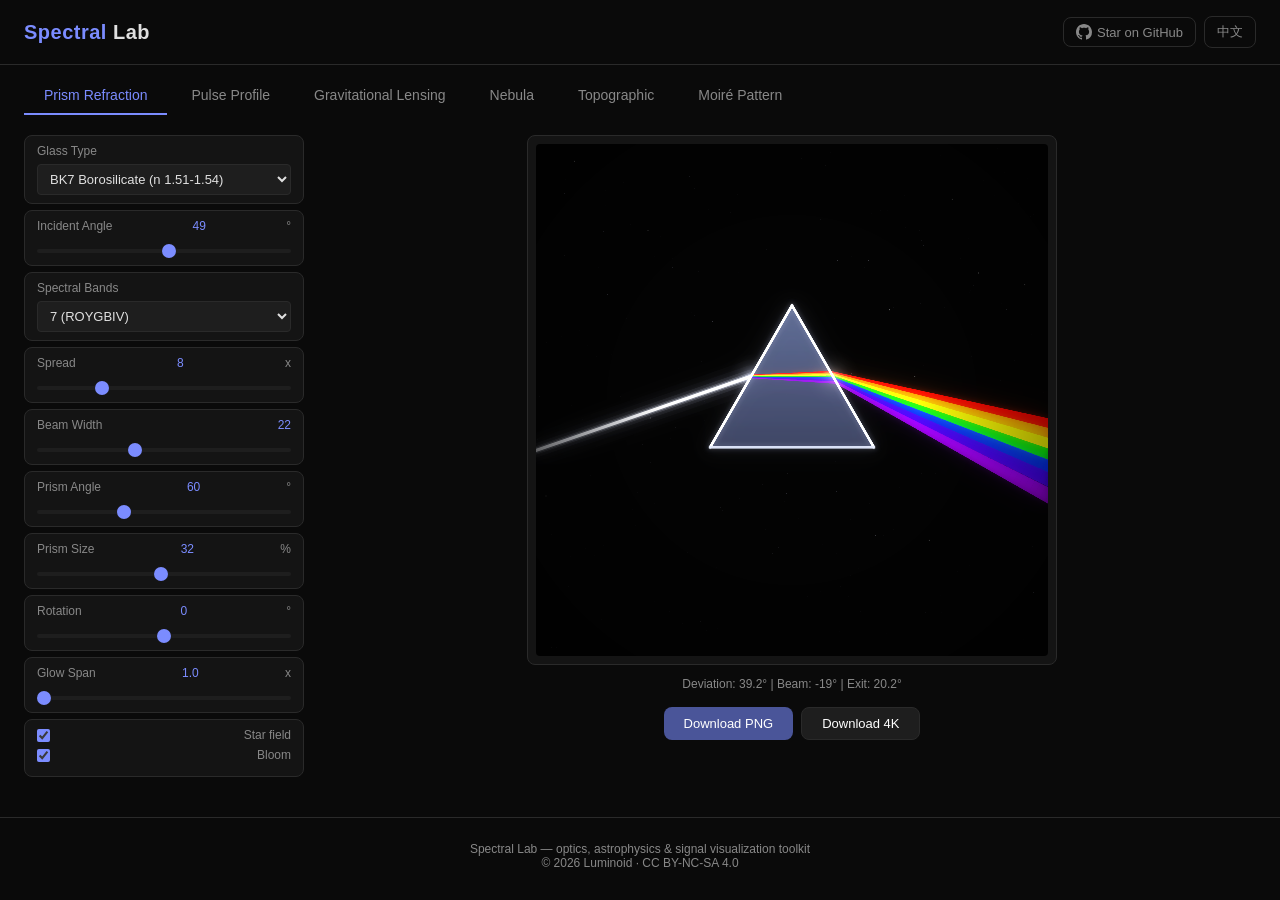
<file: index.html>
<!DOCTYPE html>
<html lang="en">
<head>
  <meta charset="UTF-8">
  <meta name="viewport" content="width=device-width, initial-scale=1.0">
  <title>Spectral Lab — Light & Signal Visualization</title>
  <meta name="description" content="Interactive physics-based visualization toolkit. Six real-time generators for prism refraction, gravitational lensing, emission nebulae, topographic maps, waveforms, and moiré patterns. Download 4K PNG exports.">
  <meta property="og:title" content="Spectral Lab — Light & Signal Visualization">
  <meta property="og:description" content="Six interactive generators for optics, astrophysics, and signal visualization. Real physics, real-time rendering, 4K export.">
  <meta property="og:type" content="website">
  <meta property="og:url" content="https://lab.luminoid.dev">
  <meta property="og:image" content="https://lab.luminoid.dev/icons/og-image.png">
  <meta name="twitter:card" content="summary_large_image">
  <meta name="twitter:image" content="https://lab.luminoid.dev/icons/og-image.png">
  <meta name="twitter:title" content="Spectral Lab">
  <meta name="twitter:description" content="Interactive physics-based visualization toolkit — prism refraction, gravitational lensing, nebulae, topographic maps, waveforms, and moiré patterns.">
  <link rel="icon" type="image/png" sizes="32x32" href="icons/favicon-32.png">
  <link rel="icon" type="image/png" sizes="16x16" href="icons/favicon-16.png">
  <link rel="apple-touch-icon" href="icons/apple-touch-icon.png">
  <link rel="alternate" hreflang="en" href="https://lab.luminoid.dev/">
  <link rel="alternate" hreflang="zh" href="https://lab.luminoid.dev/zh/">
  <link rel="alternate" hreflang="x-default" href="https://lab.luminoid.dev/">
  <link rel="stylesheet" href="styles.css">
</head>
<body>

<header>
  <h1><span>Spectral</span> Lab</h1>
  <div class="header-links">
    <a href="https://github.com/Luminoid/spectral-lab" class="github-link" target="_blank" rel="noopener">
      <svg width="16" height="16" viewBox="0 0 16 16" fill="currentColor"><path d="M8 0C3.58 0 0 3.58 0 8c0 3.54 2.29 6.53 5.47 7.59.4.07.55-.17.55-.38 0-.19-.01-.82-.01-1.49-2.01.37-2.53-.49-2.69-.94-.09-.23-.48-.94-.82-1.13-.28-.15-.68-.52-.01-.53.63-.01 1.08.58 1.23.82.72 1.21 1.87.87 2.33.66.07-.52.28-.87.51-1.07-1.78-.2-3.64-.89-3.64-3.95 0-.87.31-1.59.82-2.15-.08-.2-.36-1.02.08-2.12 0 0 .67-.21 2.2.82.64-.18 1.32-.27 2-.27s1.36.09 2 .27c1.53-1.04 2.2-.82 2.2-.82.44 1.1.16 1.92.08 2.12.51.56.82 1.27.82 2.15 0 3.07-1.87 3.75-3.65 3.95.29.25.54.73.54 1.48 0 1.07-.01 1.93-.01 2.2 0 .21.15.46.55.38A8.01 8.01 0 0016 8c0-4.42-3.58-8-8-8z"/></svg>
      Star on GitHub
    </a>
    <a href="/zh/" class="lang-switch">中文</a>
  </div>
</header>

<div class="tabs">
  <button class="tab-btn active" data-tab="prism">Prism Refraction</button>
  <button class="tab-btn" data-tab="waveform">Pulse Profile</button>
  <button class="tab-btn" data-tab="lensing">Gravitational Lensing</button>
  <button class="tab-btn" data-tab="nebula">Nebula</button>
  <button class="tab-btn" data-tab="topographic">Topographic</button>
  <button class="tab-btn" data-tab="moire">Moir&eacute; Pattern</button>
</div>

<!-- ============ PRISM GENERATOR ============ -->
<div class="generator active" id="gen-prism">
  <div class="controls">
    <!-- Material & Light -->
    <div class="control-group">
      <label>Glass Type</label>
      <select id="p-glass">
        <option value="silica">Fused Silica (n 1.45-1.47)</option>
        <option value="bk7" selected>BK7 Borosilicate (n 1.51-1.54)</option>
        <option value="flint">Dense Flint SF11 (n 1.74-1.81)</option>
        <option value="diamond">Diamond (n 2.41-2.45)</option>
      </select>
    </div>
    <div class="control-group">
      <label>Incident Angle <span class="value" id="v-p-incidentAngle">49</span>&deg;</label>
      <input type="range" id="p-incidentAngle" min="10" max="85" value="49" step="1">
    </div>
    <div class="control-group">
      <label>Spectral Bands</label>
      <select id="p-bandCount">
        <option value="6">6 (ROYGBV)</option>
        <option value="7" selected>7 (ROYGBIV)</option>
        <option value="13">13 (Fine)</option>
        <option value="25">25 (Continuous)</option>
      </select>
    </div>
    <div class="control-group">
      <label>Spread <span class="value" id="v-p-spread">8</span>x</label>
      <input type="range" id="p-spread" min="1" max="30" value="8" step="1">
    </div>
    <div class="control-group">
      <label>Beam Width <span class="value" id="v-p-beamWidth">22</span></label>
      <input type="range" id="p-beamWidth" min="5" max="50" value="22" step="1">
    </div>
    <!-- Prism Geometry -->
    <div class="control-group">
      <label>Prism Angle <span class="value" id="v-p-prismAngle">60</span>&deg;</label>
      <input type="range" id="p-prismAngle" min="30" max="120" value="60" step="1">
    </div>
    <div class="control-group">
      <label>Prism Size <span class="value" id="v-p-prismScale">32</span>%</label>
      <input type="range" id="p-prismScale" min="15" max="50" value="32" step="1">
    </div>
    <div class="control-group">
      <label>Rotation <span class="value" id="v-p-rotation">0</span>&deg;</label>
      <input type="range" id="p-rotation" min="-180" max="180" value="0" step="1">
    </div>
    <!-- Visual -->
    <div class="control-group">
      <label>Glow Span <span class="value" id="v-p-glowSpan">1.0</span>x</label>
      <input type="range" id="p-glowSpan" min="1.0" max="6.0" value="1.0" step="0.1">
    </div>
    <div class="control-group">
      <label class="checkbox-row">
        <input type="checkbox" id="p-stars" checked> Star field
      </label>
      <label class="checkbox-row">
        <input type="checkbox" id="p-bloom" checked> Bloom
      </label>
    </div>
  </div>
  <div class="canvas-area">
    <div class="canvas-wrap">
      <canvas id="prism-canvas" width="2048" height="2048"></canvas>
    </div>
    <div class="info-bar" id="prism-info"></div>
    <div class="btn-row">
      <button class="btn" id="prism-download">Download PNG</button>
      <button class="btn secondary" id="prism-download-hd">Download 4K</button>
    </div>
  </div>
</div>

<!-- ============ WAVEFORM GENERATOR ============ -->
<div class="generator" id="gen-waveform">
  <div class="controls">
    <div class="control-group">
      <label>Lines <span class="value" id="v-w-lineCount">60</span></label>
      <input type="range" id="w-lineCount" min="10" max="120" value="60" step="1">
    </div>
    <div class="control-group">
      <label>Amplitude <span class="value" id="v-w-amplitude">1.0</span></label>
      <input type="range" id="w-amplitude" min="0.1" max="3.0" value="1.0" step="0.1">
    </div>
    <div class="control-group">
      <label>Noise <span class="value" id="v-w-noise">0.3</span></label>
      <input type="range" id="w-noise" min="0" max="1.0" value="0.3" step="0.05">
    </div>
    <div class="control-group">
      <label>Peaks <span class="value" id="v-w-peakCount">3</span></label>
      <input type="range" id="w-peakCount" min="1" max="8" value="3" step="1">
    </div>
    <div class="control-group">
      <label>Peak Width <span class="value" id="v-w-peakWidth">0.05</span></label>
      <input type="range" id="w-peakWidth" min="0.01" max="0.20" value="0.05" step="0.01">
    </div>
    <div class="control-group">
      <label>Center Bias <span class="value" id="v-w-centerBias">0.6</span></label>
      <input type="range" id="w-centerBias" min="0.1" max="1.0" value="0.6" step="0.05">
    </div>
    <div class="control-group">
      <label>Line Width <span class="value" id="v-w-lineWidth">1.5</span></label>
      <input type="range" id="w-lineWidth" min="0.5" max="4.0" value="1.5" step="0.5">
    </div>
    <div class="control-group">
      <label>Stroke Color
        <input type="color" id="w-strokeColor" value="#ffffff">
      </label>
    </div>
    <div class="control-group">
      <label>Background
        <input type="color" id="w-bgColor" value="#000000">
      </label>
    </div>
    <div class="control-group">
      <label>Seed <span class="value" id="v-w-seed">1979</span></label>
      <input type="range" id="w-seed" min="1" max="9999" value="1979" step="1">
    </div>
    <div class="control-group">
      <label class="checkbox-row">
        <input type="checkbox" id="w-fillBelow" checked> Mountain fill
      </label>
    </div>
  </div>
  <div class="canvas-area">
    <div class="canvas-wrap">
      <canvas id="waveform-canvas" width="2048" height="2048"></canvas>
    </div>
    <div class="info-bar" id="waveform-info"></div>
    <div class="btn-row">
      <button class="btn" id="waveform-download">Download PNG</button>
      <button class="btn secondary" id="waveform-download-hd">Download 4K</button>
      <button class="btn secondary" id="waveform-randomize">Randomize</button>
    </div>
  </div>
</div>

<!-- ============ GRAVITATIONAL LENSING GENERATOR ============ -->
<div class="generator" id="gen-lensing">
  <div class="controls">
    <div class="control-group">
      <label>Mass <span class="value" id="v-l-mass">80</span></label>
      <input type="range" id="l-mass" min="10" max="100" value="80" step="1">
    </div>
    <div class="control-group">
      <label>Source X <span class="value" id="v-l-sourceX">30</span></label>
      <input type="range" id="l-sourceX" min="-300" max="300" value="30" step="5">
    </div>
    <div class="control-group">
      <label>Source Y <span class="value" id="v-l-sourceY">-20</span></label>
      <input type="range" id="l-sourceY" min="-300" max="300" value="-20" step="5">
    </div>
    <div class="control-group">
      <label>Source Size <span class="value" id="v-l-sourceSize">30</span></label>
      <input type="range" id="l-sourceSize" min="5" max="80" value="30" step="1">
    </div>
    <div class="control-group">
      <label>Einstein Radius <span class="value" id="v-l-einsteinRadius">200</span></label>
      <input type="range" id="l-einsteinRadius" min="50" max="500" value="200" step="10">
    </div>
    <div class="control-group">
      <label>Ring Brightness <span class="value" id="v-l-ringBrightness">80</span>%</label>
      <input type="range" id="l-ringBrightness" min="10" max="100" value="80" step="5">
    </div>
    <div class="control-group">
      <label>Distortion <span class="value" id="v-l-distortion">1.0</span></label>
      <input type="range" id="l-distortion" min="0.1" max="3.0" value="1.0" step="0.1">
    </div>
    <div class="control-group">
      <label>Color Shift <span class="value" id="v-l-colorShift">0</span>&deg;</label>
      <input type="range" id="l-colorShift" min="0" max="360" value="0" step="5">
    </div>
    <div class="control-group">
      <label>Stars <span class="value" id="v-l-starCount">300</span></label>
      <input type="range" id="l-starCount" min="50" max="800" value="300" step="10">
    </div>
    <div class="control-group">
      <label class="checkbox-row">
        <input type="checkbox" id="l-showGrid"> Distortion grid
      </label>
    </div>
  </div>
  <div class="canvas-area">
    <div class="canvas-wrap">
      <canvas id="lensing-canvas" width="2048" height="2048"></canvas>
    </div>
    <div class="info-bar" id="lensing-info"></div>
    <div class="btn-row">
      <button class="btn" id="lensing-download">Download PNG</button>
      <button class="btn secondary" id="lensing-download-hd">Download 4K</button>
    </div>
  </div>
</div>

<!-- ============ NEBULA GENERATOR ============ -->
<div class="generator" id="gen-nebula">
  <div class="controls">
    <div class="control-group">
      <label>Palette</label>
      <select id="n-palette">
        <option value="emission">Emission (True Color)</option>
        <option value="hubble">Hubble SHO</option>
        <option value="reflection">Reflection</option>
        <option value="planetary">Planetary</option>
      </select>
    </div>
    <div class="control-group">
      <label>Scale <span class="value" id="v-n-scale">3.0</span></label>
      <input type="range" id="n-scale" min="1.0" max="8.0" value="3.0" step="0.5">
    </div>
    <div class="control-group">
      <label>Density <span class="value" id="v-n-density">60</span>%</label>
      <input type="range" id="n-density" min="10" max="100" value="60" step="5">
    </div>
    <div class="control-group">
      <label>Turbulence <span class="value" id="v-n-turbulence">6</span></label>
      <input type="range" id="n-turbulence" min="2" max="8" value="6" step="1">
    </div>
    <div class="control-group">
      <label>Stars <span class="value" id="v-n-starCount">500</span></label>
      <input type="range" id="n-starCount" min="50" max="1500" value="500" step="50">
    </div>
    <div class="control-group">
      <label>Star Brightness <span class="value" id="v-n-starBrightness">80</span>%</label>
      <input type="range" id="n-starBrightness" min="10" max="100" value="80" step="5">
    </div>
    <div class="control-group">
      <label>Hue Shift <span class="value" id="v-n-hueShift">0</span>&deg;</label>
      <input type="range" id="n-hueShift" min="0" max="360" value="0" step="5">
    </div>
    <div class="control-group">
      <label>Contrast <span class="value" id="v-n-contrast">50</span></label>
      <input type="range" id="n-contrast" min="10" max="90" value="50" step="5">
    </div>
    <div class="control-group">
      <label>Seed <span class="value" id="v-n-seed">42</span></label>
      <input type="range" id="n-seed" min="1" max="9999" value="42" step="1">
    </div>
  </div>
  <div class="canvas-area">
    <div class="canvas-wrap">
      <canvas id="nebula-canvas" width="2048" height="2048"></canvas>
    </div>
    <div class="info-bar" id="nebula-info"></div>
    <div class="btn-row">
      <button class="btn" id="nebula-download">Download PNG</button>
      <button class="btn secondary" id="nebula-download-hd">Download 4K</button>
      <button class="btn secondary" id="nebula-randomize">Randomize</button>
    </div>
  </div>
</div>

<!-- ============ TOPOGRAPHIC GENERATOR ============ -->
<div class="generator" id="gen-topographic">
  <div class="controls">
    <div class="control-group">
      <label>Palette</label>
      <select id="t-palette">
        <option value="swiss">Swiss</option>
        <option value="ocean">Ocean</option>
        <option value="earth">Earth</option>
        <option value="mono">Mono</option>
      </select>
    </div>
    <div class="control-group">
      <label>Contours <span class="value" id="v-t-contourCount">20</span></label>
      <input type="range" id="t-contourCount" min="5" max="50" value="20" step="1">
    </div>
    <div class="control-group">
      <label>Scale <span class="value" id="v-t-scale">3.0</span></label>
      <input type="range" id="t-scale" min="1.0" max="8.0" value="3.0" step="0.5">
    </div>
    <div class="control-group">
      <label>Offset X <span class="value" id="v-t-offsetX">0</span></label>
      <input type="range" id="t-offsetX" min="-10" max="10" value="0" step="0.5">
    </div>
    <div class="control-group">
      <label>Offset Y <span class="value" id="v-t-offsetY">0</span></label>
      <input type="range" id="t-offsetY" min="-10" max="10" value="0" step="0.5">
    </div>
    <div class="control-group">
      <label>Octaves <span class="value" id="v-t-octaves">5</span></label>
      <input type="range" id="t-octaves" min="1" max="8" value="5" step="1">
    </div>
    <div class="control-group">
      <label>Line Width <span class="value" id="v-t-lineWidth">1.5</span></label>
      <input type="range" id="t-lineWidth" min="0.5" max="4.0" value="1.5" step="0.5">
    </div>
    <div class="control-group">
      <label>Seed <span class="value" id="v-t-seed">42</span></label>
      <input type="range" id="t-seed" min="1" max="9999" value="42" step="1">
    </div>
    <div class="control-group">
      <label class="checkbox-row">
        <input type="checkbox" id="t-fillBands" checked> Color fill
      </label>
      <label class="checkbox-row">
        <input type="checkbox" id="t-showLines" checked> Contour lines
      </label>
    </div>
  </div>
  <div class="canvas-area">
    <div class="canvas-wrap">
      <canvas id="topographic-canvas" width="2048" height="2048"></canvas>
    </div>
    <div class="info-bar" id="topographic-info"></div>
    <div class="btn-row">
      <button class="btn" id="topographic-download">Download PNG</button>
      <button class="btn secondary" id="topographic-download-hd">Download 4K</button>
      <button class="btn secondary" id="topographic-randomize">Randomize</button>
    </div>
  </div>
</div>

<!-- ============ MOIRÉ PATTERN GENERATOR ============ -->
<div class="generator" id="gen-moire">
  <div class="controls">
    <div class="control-group">
      <label>Pattern</label>
      <select id="m-pattern">
        <option value="lines">Lines</option>
        <option value="circles">Circles</option>
        <option value="dots">Dots</option>
        <option value="radial">Radial</option>
      </select>
    </div>
    <div class="control-group">
      <label>Blend Mode</label>
      <select id="m-blendMode">
        <option value="multiply">Multiply</option>
        <option value="screen">Screen</option>
        <option value="difference">Difference</option>
      </select>
    </div>
    <div class="control-group">
      <label>Frequency <span class="value" id="v-m-frequency">30</span></label>
      <input type="range" id="m-frequency" min="5" max="80" value="30" step="1">
    </div>
    <div class="control-group">
      <label>Rotation 1 <span class="value" id="v-m-rotation1">0</span>&deg;</label>
      <input type="range" id="m-rotation1" min="0" max="180" value="0" step="0.5">
    </div>
    <div class="control-group">
      <label>Rotation 2 <span class="value" id="v-m-rotation2">5</span>&deg;</label>
      <input type="range" id="m-rotation2" min="0" max="180" value="5" step="0.5">
    </div>
    <div class="control-group">
      <label>Offset X <span class="value" id="v-m-offsetX">0</span></label>
      <input type="range" id="m-offsetX" min="-200" max="200" value="0" step="5">
    </div>
    <div class="control-group">
      <label>Offset Y <span class="value" id="v-m-offsetY">0</span></label>
      <input type="range" id="m-offsetY" min="-200" max="200" value="0" step="5">
    </div>
    <div class="control-group">
      <label>Amplitude <span class="value" id="v-m-amplitude">1.0</span></label>
      <input type="range" id="m-amplitude" min="0.2" max="1.0" value="1.0" step="0.05">
    </div>
    <div class="control-group">
      <label>Layer 2 Scale <span class="value" id="v-m-scale2">100</span>%</label>
      <input type="range" id="m-scale2" min="80" max="120" value="100" step="1">
    </div>
    <div class="control-group">
      <label>Color 1
        <input type="color" id="m-color1" value="#ffffff">
      </label>
    </div>
    <div class="control-group">
      <label>Color 2
        <input type="color" id="m-color2" value="#ffffff">
      </label>
    </div>
    <div class="control-group">
      <label>Background
        <input type="color" id="m-bgColor" value="#000000">
      </label>
    </div>
  </div>
  <div class="canvas-area">
    <div class="canvas-wrap">
      <canvas id="moire-canvas" width="2048" height="2048"></canvas>
    </div>
    <div class="info-bar" id="moire-info"></div>
    <div class="btn-row">
      <button class="btn" id="moire-download">Download PNG</button>
      <button class="btn secondary" id="moire-download-hd">Download 4K</button>
    </div>
  </div>
</div>

<footer>
  Spectral Lab &mdash; optics, astrophysics &amp; signal visualization toolkit
  <br>&copy; 2026 Luminoid &middot; CC BY-NC-SA 4.0
</footer>

<script src="noise.js"></script>
<script src="prism.js"></script>
<script src="waveform.js"></script>
<script src="lensing.js"></script>
<script src="topographic.js"></script>
<script src="moire.js"></script>
<script src="nebula.js"></script>
<script src="i18n.js"></script>
<script src="app.js"></script>

</body>
</html>
</file>
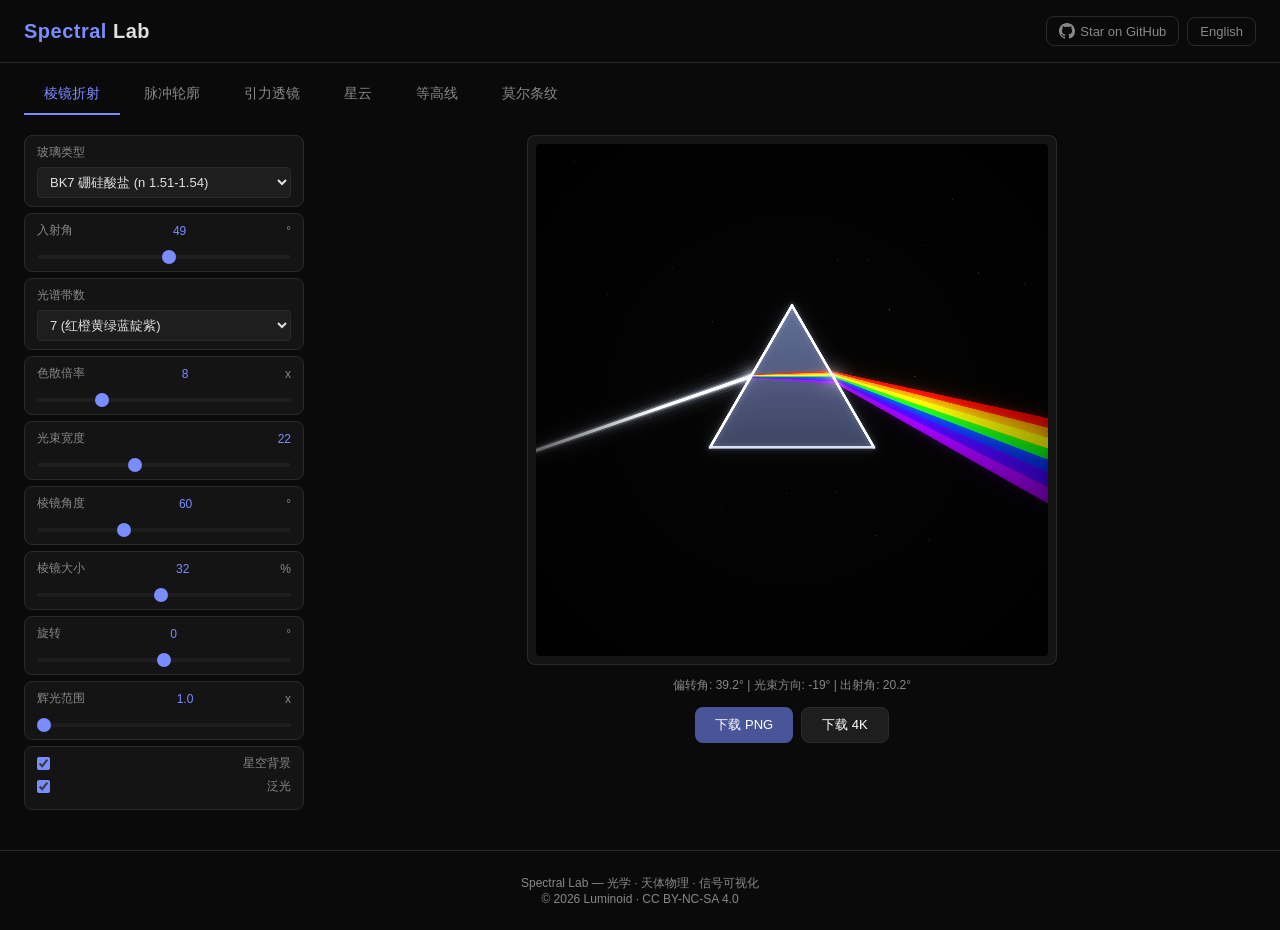
<file: zh/index.html>
<!DOCTYPE html>
<html lang="zh-Hans">
<head>
  <meta charset="UTF-8">
  <meta name="viewport" content="width=device-width, initial-scale=1.0">
  <title>Spectral Lab — 光学与信号可视化</title>
  <meta name="description" content="交互式物理可视化工具。六个实时生成器：棱镜折射、引力透镜、发射星云、等高线地图、脉冲波形与莫尔条纹。支持 4K PNG 导出。">
  <meta property="og:title" content="Spectral Lab — 光学与信号可视化">
  <meta property="og:description" content="六个交互式生成器，涵盖光学、天体物理与信号可视化。真实物理、实时渲染、4K 导出。">
  <meta property="og:type" content="website">
  <meta property="og:url" content="https://lab.luminoid.dev/zh/">
  <meta property="og:image" content="https://lab.luminoid.dev/icons/og-image.png">
  <meta name="twitter:card" content="summary_large_image">
  <meta name="twitter:image" content="https://lab.luminoid.dev/icons/og-image.png">
  <meta name="twitter:title" content="Spectral Lab — 光学与信号可视化">
  <meta name="twitter:description" content="交互式物理可视化工具 — 棱镜折射、引力透镜、星云、等高线地图、波形与莫尔条纹。">
  <link rel="icon" type="image/png" sizes="32x32" href="../icons/favicon-32.png">
  <link rel="icon" type="image/png" sizes="16x16" href="../icons/favicon-16.png">
  <link rel="apple-touch-icon" href="../icons/apple-touch-icon.png">
  <link rel="alternate" hreflang="en" href="https://lab.luminoid.dev/">
  <link rel="alternate" hreflang="zh" href="https://lab.luminoid.dev/zh/">
  <link rel="alternate" hreflang="x-default" href="https://lab.luminoid.dev/">
  <link rel="stylesheet" href="../styles.css">
</head>
<body>

<header>
  <h1><span>Spectral</span> Lab</h1>
  <div class="header-links">
    <a href="https://github.com/Luminoid/spectral-lab" class="github-link" target="_blank" rel="noopener">
      <svg width="16" height="16" viewBox="0 0 16 16" fill="currentColor"><path d="M8 0C3.58 0 0 3.58 0 8c0 3.54 2.29 6.53 5.47 7.59.4.07.55-.17.55-.38 0-.19-.01-.82-.01-1.49-2.01.37-2.53-.49-2.69-.94-.09-.23-.48-.94-.82-1.13-.28-.15-.68-.52-.01-.53.63-.01 1.08.58 1.23.82.72 1.21 1.87.87 2.33.66.07-.52.28-.87.51-1.07-1.78-.2-3.64-.89-3.64-3.95 0-.87.31-1.59.82-2.15-.08-.2-.36-1.02.08-2.12 0 0 .67-.21 2.2.82.64-.18 1.32-.27 2-.27s1.36.09 2 .27c1.53-1.04 2.2-.82 2.2-.82.44 1.1.16 1.92.08 2.12.51.56.82 1.27.82 2.15 0 3.07-1.87 3.75-3.65 3.95.29.25.54.73.54 1.48 0 1.07-.01 1.93-.01 2.2 0 .21.15.46.55.38A8.01 8.01 0 0016 8c0-4.42-3.58-8-8-8z"/></svg>
      Star on GitHub
    </a>
    <a href="/" class="lang-switch">English</a>
  </div>
</header>

<div class="tabs">
  <button class="tab-btn active" data-tab="prism">棱镜折射</button>
  <button class="tab-btn" data-tab="waveform">脉冲轮廓</button>
  <button class="tab-btn" data-tab="lensing">引力透镜</button>
  <button class="tab-btn" data-tab="nebula">星云</button>
  <button class="tab-btn" data-tab="topographic">等高线</button>
  <button class="tab-btn" data-tab="moire">莫尔条纹</button>
</div>

<!-- ============ PRISM GENERATOR ============ -->
<div class="generator active" id="gen-prism">
  <div class="controls">
    <!-- 材质与光线 -->
    <div class="control-group">
      <label>玻璃类型</label>
      <select id="p-glass">
        <option value="silica">熔融石英 (n 1.45-1.47)</option>
        <option value="bk7" selected>BK7 硼硅酸盐 (n 1.51-1.54)</option>
        <option value="flint">重火石 SF11 (n 1.74-1.81)</option>
        <option value="diamond">钻石 (n 2.41-2.45)</option>
      </select>
    </div>
    <div class="control-group">
      <label>入射角 <span class="value" id="v-p-incidentAngle">49</span>&deg;</label>
      <input type="range" id="p-incidentAngle" min="10" max="85" value="49" step="1">
    </div>
    <div class="control-group">
      <label>光谱带数</label>
      <select id="p-bandCount">
        <option value="6">6 (红橙黄绿蓝紫)</option>
        <option value="7" selected>7 (红橙黄绿蓝靛紫)</option>
        <option value="13">13 (精细)</option>
        <option value="25">25 (连续)</option>
      </select>
    </div>
    <div class="control-group">
      <label>色散倍率 <span class="value" id="v-p-spread">8</span>x</label>
      <input type="range" id="p-spread" min="1" max="30" value="8" step="1">
    </div>
    <div class="control-group">
      <label>光束宽度 <span class="value" id="v-p-beamWidth">22</span></label>
      <input type="range" id="p-beamWidth" min="5" max="50" value="22" step="1">
    </div>
    <!-- 棱镜几何 -->
    <div class="control-group">
      <label>棱镜角度 <span class="value" id="v-p-prismAngle">60</span>&deg;</label>
      <input type="range" id="p-prismAngle" min="30" max="120" value="60" step="1">
    </div>
    <div class="control-group">
      <label>棱镜大小 <span class="value" id="v-p-prismScale">32</span>%</label>
      <input type="range" id="p-prismScale" min="15" max="50" value="32" step="1">
    </div>
    <div class="control-group">
      <label>旋转 <span class="value" id="v-p-rotation">0</span>&deg;</label>
      <input type="range" id="p-rotation" min="-180" max="180" value="0" step="1">
    </div>
    <!-- 视觉 -->
    <div class="control-group">
      <label>辉光范围 <span class="value" id="v-p-glowSpan">1.0</span>x</label>
      <input type="range" id="p-glowSpan" min="1.0" max="6.0" value="1.0" step="0.1">
    </div>
    <div class="control-group">
      <label class="checkbox-row">
        <input type="checkbox" id="p-stars" checked> 星空背景
      </label>
      <label class="checkbox-row">
        <input type="checkbox" id="p-bloom" checked> 泛光
      </label>
    </div>
  </div>
  <div class="canvas-area">
    <div class="canvas-wrap">
      <canvas id="prism-canvas" width="2048" height="2048"></canvas>
    </div>
    <div class="info-bar" id="prism-info"></div>
    <div class="btn-row">
      <button class="btn" id="prism-download">下载 PNG</button>
      <button class="btn secondary" id="prism-download-hd">下载 4K</button>
    </div>
  </div>
</div>

<!-- ============ WAVEFORM GENERATOR ============ -->
<div class="generator" id="gen-waveform">
  <div class="controls">
    <div class="control-group">
      <label>线条数 <span class="value" id="v-w-lineCount">60</span></label>
      <input type="range" id="w-lineCount" min="10" max="120" value="60" step="1">
    </div>
    <div class="control-group">
      <label>振幅 <span class="value" id="v-w-amplitude">1.0</span></label>
      <input type="range" id="w-amplitude" min="0.1" max="3.0" value="1.0" step="0.1">
    </div>
    <div class="control-group">
      <label>噪声 <span class="value" id="v-w-noise">0.3</span></label>
      <input type="range" id="w-noise" min="0" max="1.0" value="0.3" step="0.05">
    </div>
    <div class="control-group">
      <label>波峰数 <span class="value" id="v-w-peakCount">3</span></label>
      <input type="range" id="w-peakCount" min="1" max="8" value="3" step="1">
    </div>
    <div class="control-group">
      <label>波峰宽度 <span class="value" id="v-w-peakWidth">0.05</span></label>
      <input type="range" id="w-peakWidth" min="0.01" max="0.20" value="0.05" step="0.01">
    </div>
    <div class="control-group">
      <label>中心集中度 <span class="value" id="v-w-centerBias">0.6</span></label>
      <input type="range" id="w-centerBias" min="0.1" max="1.0" value="0.6" step="0.05">
    </div>
    <div class="control-group">
      <label>线宽 <span class="value" id="v-w-lineWidth">1.5</span></label>
      <input type="range" id="w-lineWidth" min="0.5" max="4.0" value="1.5" step="0.5">
    </div>
    <div class="control-group">
      <label>线条颜色
        <input type="color" id="w-strokeColor" value="#ffffff">
      </label>
    </div>
    <div class="control-group">
      <label>背景色
        <input type="color" id="w-bgColor" value="#000000">
      </label>
    </div>
    <div class="control-group">
      <label>种子 <span class="value" id="v-w-seed">1979</span></label>
      <input type="range" id="w-seed" min="1" max="9999" value="1979" step="1">
    </div>
    <div class="control-group">
      <label class="checkbox-row">
        <input type="checkbox" id="w-fillBelow" checked> 山形填充
      </label>
    </div>
  </div>
  <div class="canvas-area">
    <div class="canvas-wrap">
      <canvas id="waveform-canvas" width="2048" height="2048"></canvas>
    </div>
    <div class="info-bar" id="waveform-info"></div>
    <div class="btn-row">
      <button class="btn" id="waveform-download">下载 PNG</button>
      <button class="btn secondary" id="waveform-download-hd">下载 4K</button>
      <button class="btn secondary" id="waveform-randomize">随机</button>
    </div>
  </div>
</div>

<!-- ============ GRAVITATIONAL LENSING GENERATOR ============ -->
<div class="generator" id="gen-lensing">
  <div class="controls">
    <div class="control-group">
      <label>质量 <span class="value" id="v-l-mass">80</span></label>
      <input type="range" id="l-mass" min="10" max="100" value="80" step="1">
    </div>
    <div class="control-group">
      <label>光源 X <span class="value" id="v-l-sourceX">30</span></label>
      <input type="range" id="l-sourceX" min="-300" max="300" value="30" step="5">
    </div>
    <div class="control-group">
      <label>光源 Y <span class="value" id="v-l-sourceY">-20</span></label>
      <input type="range" id="l-sourceY" min="-300" max="300" value="-20" step="5">
    </div>
    <div class="control-group">
      <label>光源大小 <span class="value" id="v-l-sourceSize">30</span></label>
      <input type="range" id="l-sourceSize" min="5" max="80" value="30" step="1">
    </div>
    <div class="control-group">
      <label>爱因斯坦半径 <span class="value" id="v-l-einsteinRadius">200</span></label>
      <input type="range" id="l-einsteinRadius" min="50" max="500" value="200" step="10">
    </div>
    <div class="control-group">
      <label>环亮度 <span class="value" id="v-l-ringBrightness">80</span>%</label>
      <input type="range" id="l-ringBrightness" min="10" max="100" value="80" step="5">
    </div>
    <div class="control-group">
      <label>形变 <span class="value" id="v-l-distortion">1.0</span></label>
      <input type="range" id="l-distortion" min="0.1" max="3.0" value="1.0" step="0.1">
    </div>
    <div class="control-group">
      <label>色相偏移 <span class="value" id="v-l-colorShift">0</span>&deg;</label>
      <input type="range" id="l-colorShift" min="0" max="360" value="0" step="5">
    </div>
    <div class="control-group">
      <label>星星 <span class="value" id="v-l-starCount">300</span></label>
      <input type="range" id="l-starCount" min="50" max="800" value="300" step="10">
    </div>
    <div class="control-group">
      <label class="checkbox-row">
        <input type="checkbox" id="l-showGrid"> 形变网格
      </label>
    </div>
  </div>
  <div class="canvas-area">
    <div class="canvas-wrap">
      <canvas id="lensing-canvas" width="2048" height="2048"></canvas>
    </div>
    <div class="info-bar" id="lensing-info"></div>
    <div class="btn-row">
      <button class="btn" id="lensing-download">下载 PNG</button>
      <button class="btn secondary" id="lensing-download-hd">下载 4K</button>
    </div>
  </div>
</div>

<!-- ============ NEBULA GENERATOR ============ -->
<div class="generator" id="gen-nebula">
  <div class="controls">
    <div class="control-group">
      <label>配色</label>
      <select id="n-palette">
        <option value="emission">发射星云（真彩色）</option>
        <option value="hubble">哈勃 SHO</option>
        <option value="reflection">反射星云</option>
        <option value="planetary">行星状星云</option>
      </select>
    </div>
    <div class="control-group">
      <label>比例 <span class="value" id="v-n-scale">3.0</span></label>
      <input type="range" id="n-scale" min="1.0" max="8.0" value="3.0" step="0.5">
    </div>
    <div class="control-group">
      <label>密度 <span class="value" id="v-n-density">60</span>%</label>
      <input type="range" id="n-density" min="10" max="100" value="60" step="5">
    </div>
    <div class="control-group">
      <label>湍流 <span class="value" id="v-n-turbulence">6</span></label>
      <input type="range" id="n-turbulence" min="2" max="8" value="6" step="1">
    </div>
    <div class="control-group">
      <label>星星 <span class="value" id="v-n-starCount">500</span></label>
      <input type="range" id="n-starCount" min="50" max="1500" value="500" step="50">
    </div>
    <div class="control-group">
      <label>星光亮度 <span class="value" id="v-n-starBrightness">80</span>%</label>
      <input type="range" id="n-starBrightness" min="10" max="100" value="80" step="5">
    </div>
    <div class="control-group">
      <label>色相偏移 <span class="value" id="v-n-hueShift">0</span>&deg;</label>
      <input type="range" id="n-hueShift" min="0" max="360" value="0" step="5">
    </div>
    <div class="control-group">
      <label>对比度 <span class="value" id="v-n-contrast">50</span></label>
      <input type="range" id="n-contrast" min="10" max="90" value="50" step="5">
    </div>
    <div class="control-group">
      <label>种子 <span class="value" id="v-n-seed">42</span></label>
      <input type="range" id="n-seed" min="1" max="9999" value="42" step="1">
    </div>
  </div>
  <div class="canvas-area">
    <div class="canvas-wrap">
      <canvas id="nebula-canvas" width="2048" height="2048"></canvas>
    </div>
    <div class="info-bar" id="nebula-info"></div>
    <div class="btn-row">
      <button class="btn" id="nebula-download">下载 PNG</button>
      <button class="btn secondary" id="nebula-download-hd">下载 4K</button>
      <button class="btn secondary" id="nebula-randomize">随机</button>
    </div>
  </div>
</div>

<!-- ============ TOPOGRAPHIC GENERATOR ============ -->
<div class="generator" id="gen-topographic">
  <div class="controls">
    <div class="control-group">
      <label>配色</label>
      <select id="t-palette">
        <option value="swiss">瑞士</option>
        <option value="ocean">海洋</option>
        <option value="earth">大地</option>
        <option value="mono">单色</option>
      </select>
    </div>
    <div class="control-group">
      <label>等高线 <span class="value" id="v-t-contourCount">20</span></label>
      <input type="range" id="t-contourCount" min="5" max="50" value="20" step="1">
    </div>
    <div class="control-group">
      <label>比例 <span class="value" id="v-t-scale">3.0</span></label>
      <input type="range" id="t-scale" min="1.0" max="8.0" value="3.0" step="0.5">
    </div>
    <div class="control-group">
      <label>偏移 X <span class="value" id="v-t-offsetX">0</span></label>
      <input type="range" id="t-offsetX" min="-10" max="10" value="0" step="0.5">
    </div>
    <div class="control-group">
      <label>偏移 Y <span class="value" id="v-t-offsetY">0</span></label>
      <input type="range" id="t-offsetY" min="-10" max="10" value="0" step="0.5">
    </div>
    <div class="control-group">
      <label>八度 <span class="value" id="v-t-octaves">5</span></label>
      <input type="range" id="t-octaves" min="1" max="8" value="5" step="1">
    </div>
    <div class="control-group">
      <label>线宽 <span class="value" id="v-t-lineWidth">1.5</span></label>
      <input type="range" id="t-lineWidth" min="0.5" max="4.0" value="1.5" step="0.5">
    </div>
    <div class="control-group">
      <label>种子 <span class="value" id="v-t-seed">42</span></label>
      <input type="range" id="t-seed" min="1" max="9999" value="42" step="1">
    </div>
    <div class="control-group">
      <label class="checkbox-row">
        <input type="checkbox" id="t-fillBands" checked> 颜色填充
      </label>
      <label class="checkbox-row">
        <input type="checkbox" id="t-showLines" checked> 等高线
      </label>
    </div>
  </div>
  <div class="canvas-area">
    <div class="canvas-wrap">
      <canvas id="topographic-canvas" width="2048" height="2048"></canvas>
    </div>
    <div class="info-bar" id="topographic-info"></div>
    <div class="btn-row">
      <button class="btn" id="topographic-download">下载 PNG</button>
      <button class="btn secondary" id="topographic-download-hd">下载 4K</button>
      <button class="btn secondary" id="topographic-randomize">随机</button>
    </div>
  </div>
</div>

<!-- ============ MOIRÉ PATTERN GENERATOR ============ -->
<div class="generator" id="gen-moire">
  <div class="controls">
    <div class="control-group">
      <label>图案</label>
      <select id="m-pattern">
        <option value="lines">线条</option>
        <option value="circles">圆环</option>
        <option value="dots">点阵</option>
        <option value="radial">放射</option>
      </select>
    </div>
    <div class="control-group">
      <label>混合模式</label>
      <select id="m-blendMode">
        <option value="multiply">正片叠底</option>
        <option value="screen">滤色</option>
        <option value="difference">差值</option>
      </select>
    </div>
    <div class="control-group">
      <label>频率 <span class="value" id="v-m-frequency">30</span></label>
      <input type="range" id="m-frequency" min="5" max="80" value="30" step="1">
    </div>
    <div class="control-group">
      <label>旋转 1 <span class="value" id="v-m-rotation1">0</span>&deg;</label>
      <input type="range" id="m-rotation1" min="0" max="180" value="0" step="0.5">
    </div>
    <div class="control-group">
      <label>旋转 2 <span class="value" id="v-m-rotation2">5</span>&deg;</label>
      <input type="range" id="m-rotation2" min="0" max="180" value="5" step="0.5">
    </div>
    <div class="control-group">
      <label>偏移 X <span class="value" id="v-m-offsetX">0</span></label>
      <input type="range" id="m-offsetX" min="-200" max="200" value="0" step="5">
    </div>
    <div class="control-group">
      <label>偏移 Y <span class="value" id="v-m-offsetY">0</span></label>
      <input type="range" id="m-offsetY" min="-200" max="200" value="0" step="5">
    </div>
    <div class="control-group">
      <label>振幅 <span class="value" id="v-m-amplitude">1.0</span></label>
      <input type="range" id="m-amplitude" min="0.2" max="1.0" value="1.0" step="0.05">
    </div>
    <div class="control-group">
      <label>图层 2 缩放 <span class="value" id="v-m-scale2">100</span>%</label>
      <input type="range" id="m-scale2" min="80" max="120" value="100" step="1">
    </div>
    <div class="control-group">
      <label>颜色 1
        <input type="color" id="m-color1" value="#ffffff">
      </label>
    </div>
    <div class="control-group">
      <label>颜色 2
        <input type="color" id="m-color2" value="#ffffff">
      </label>
    </div>
    <div class="control-group">
      <label>背景色
        <input type="color" id="m-bgColor" value="#000000">
      </label>
    </div>
  </div>
  <div class="canvas-area">
    <div class="canvas-wrap">
      <canvas id="moire-canvas" width="2048" height="2048"></canvas>
    </div>
    <div class="info-bar" id="moire-info"></div>
    <div class="btn-row">
      <button class="btn" id="moire-download">下载 PNG</button>
      <button class="btn secondary" id="moire-download-hd">下载 4K</button>
    </div>
  </div>
</div>

<footer>
  Spectral Lab &mdash; 光学 · 天体物理 · 信号可视化
  <br>&copy; 2026 Luminoid &middot; CC BY-NC-SA 4.0
</footer>

<script src="../noise.js"></script>
<script src="../prism.js"></script>
<script src="../waveform.js"></script>
<script src="../lensing.js"></script>
<script src="../topographic.js"></script>
<script src="../moire.js"></script>
<script src="../nebula.js"></script>
<script src="../i18n.js"></script>
<script src="../app.js"></script>

</body>
</html>
</file>
<file: styles.css>
*,
*::before,
*::after {
  box-sizing: border-box;
  margin: 0;
  padding: 0;
}

:root {
  --bg: #0a0a0a;
  --surface: #141414;
  --surface2: #1e1e1e;
  --border: #2a2a2a;
  --text: #e0e0e0;
  --text-dim: #888;
  --accent: #7b8cff;
  --accent-dim: #4a5599;
  --radius: 8px;
}

body {
  font-family: -apple-system, "Helvetica Neue", Arial, sans-serif;
  background: var(--bg);
  color: var(--text);
  min-height: 100vh;
  -webkit-font-smoothing: antialiased;
}

/* --- Header --- */

header {
  display: flex;
  align-items: center;
  justify-content: space-between;
  padding: 16px 24px;
  border-bottom: 1px solid var(--border);
}

header h1 {
  font-size: 20px;
  font-weight: 600;
  letter-spacing: 0.5px;
}

header h1 span {
  color: var(--accent);
}

/* --- Header links --- */

.header-links {
  display: flex;
  align-items: center;
  gap: 8px;
}

.github-link,
.lang-switch {
  color: var(--text-dim);
  text-decoration: none;
  font-size: 13px;
  padding: 6px 12px;
  border: 1px solid var(--border);
  border-radius: var(--radius);
  transition: color 0.15s, border-color 0.15s;
}

.github-link {
  display: flex;
  align-items: center;
  gap: 5px;
}

.github-link:hover,
.lang-switch:hover {
  color: var(--accent);
  border-color: var(--accent);
}

/* --- Tabs --- */

.tabs {
  display: flex;
  gap: 4px;
  padding: 12px 24px 0;
  overflow-x: auto;
  -webkit-overflow-scrolling: touch;
  scrollbar-width: thin;
  scrollbar-color: var(--border) transparent;
}

.tab-btn {
  background: transparent;
  border: none;
  color: var(--text-dim);
  font-size: 14px;
  padding: 10px 20px;
  cursor: pointer;
  border-bottom: 2px solid transparent;
  transition: all 0.2s;
  font-family: inherit;
  white-space: nowrap;
  flex-shrink: 0;
}

.tab-btn:hover {
  color: var(--text);
}

.tab-btn.active {
  color: var(--accent);
  border-bottom-color: var(--accent);
}

/* --- Main layout --- */

.generator {
  display: none;
  padding: 20px 24px;
  gap: 24px;
}

.generator.active {
  display: flex;
}

@media (max-width: 900px) {
  .generator {
    flex-direction: column;
  }
}

/* --- Controls panel --- */

.controls {
  width: 280px;
  min-width: 280px;
  display: flex;
  flex-direction: column;
  gap: 6px;
}

@media (max-width: 900px) {
  .controls {
    width: 100%;
    min-width: unset;
    flex-direction: row;
    flex-wrap: wrap;
  }
  .control-group {
    flex: 1 1 200px;
  }
}

.control-group {
  padding: 8px 12px;
  background: var(--surface);
  border-radius: var(--radius);
  border: 1px solid var(--border);
}

.control-group label {
  display: flex;
  justify-content: space-between;
  align-items: center;
  font-size: 12px;
  color: var(--text-dim);
  margin-bottom: 6px;
}

.control-group label .value {
  color: var(--accent);
  font-variant-numeric: tabular-nums;
  font-weight: 500;
}

.control-group input[type="range"] {
  width: 100%;
  height: 4px;
  appearance: none;
  background: var(--surface2);
  border-radius: 2px;
  outline: none;
}

.control-group input[type="range"]::-webkit-slider-thumb {
  appearance: none;
  width: 14px;
  height: 14px;
  border-radius: 50%;
  background: var(--accent);
  cursor: pointer;
}

.control-group select {
  width: 100%;
  padding: 6px 8px;
  background: var(--surface2);
  border: 1px solid var(--border);
  border-radius: 4px;
  color: var(--text);
  font-size: 13px;
  font-family: inherit;
  cursor: pointer;
}

.control-group select:focus {
  outline: 1px solid var(--accent);
}

.control-group input[type="checkbox"] {
  accent-color: var(--accent);
}

.checkbox-row {
  display: flex;
  align-items: center;
  gap: 8px;
  font-size: 13px;
  cursor: pointer;
}

.control-group input[type="color"] {
  width: 32px;
  height: 24px;
  border: 1px solid var(--border);
  border-radius: 4px;
  background: transparent;
  cursor: pointer;
  padding: 0;
}

/* --- Canvas area --- */

.canvas-area {
  flex: 1;
  display: flex;
  flex-direction: column;
  align-items: center;
  gap: 12px;
}

.canvas-wrap {
  background: var(--surface);
  border: 1px solid var(--border);
  border-radius: var(--radius);
  padding: 8px;
  display: inline-block;
}

.canvas-wrap canvas {
  display: block;
  width: 512px;
  height: 512px;
  border-radius: 4px;
}

@media (max-width: 900px) {
  .canvas-wrap canvas {
    width: min(80vw, 512px);
    height: min(80vw, 512px);
  }
}

/* --- Info bar --- */

.info-bar {
  font-size: 12px;
  color: var(--text-dim);
  font-variant-numeric: tabular-nums;
  text-align: center;
  min-height: 18px;
}

/* --- Buttons --- */

.btn-row {
  display: flex;
  gap: 8px;
}

.btn {
  padding: 8px 20px;
  background: var(--accent-dim);
  border: none;
  border-radius: var(--radius);
  color: #fff;
  font-size: 13px;
  font-family: inherit;
  cursor: pointer;
  transition: background 0.15s;
}

.btn:hover {
  background: var(--accent);
}

.btn.secondary {
  background: var(--surface2);
  border: 1px solid var(--border);
}

.btn.secondary:hover {
  background: var(--border);
}

/* --- TIR warning --- */

.tir-warning {
  color: #ff6b6b;
  font-size: 12px;
  font-weight: 500;
}

/* --- Footer --- */

footer {
  text-align: center;
  padding: 24px;
  font-size: 12px;
  color: var(--text-dim);
  border-top: 1px solid var(--border);
  margin-top: 20px;
}

footer a {
  color: var(--accent);
  text-decoration: none;
}
</file>
